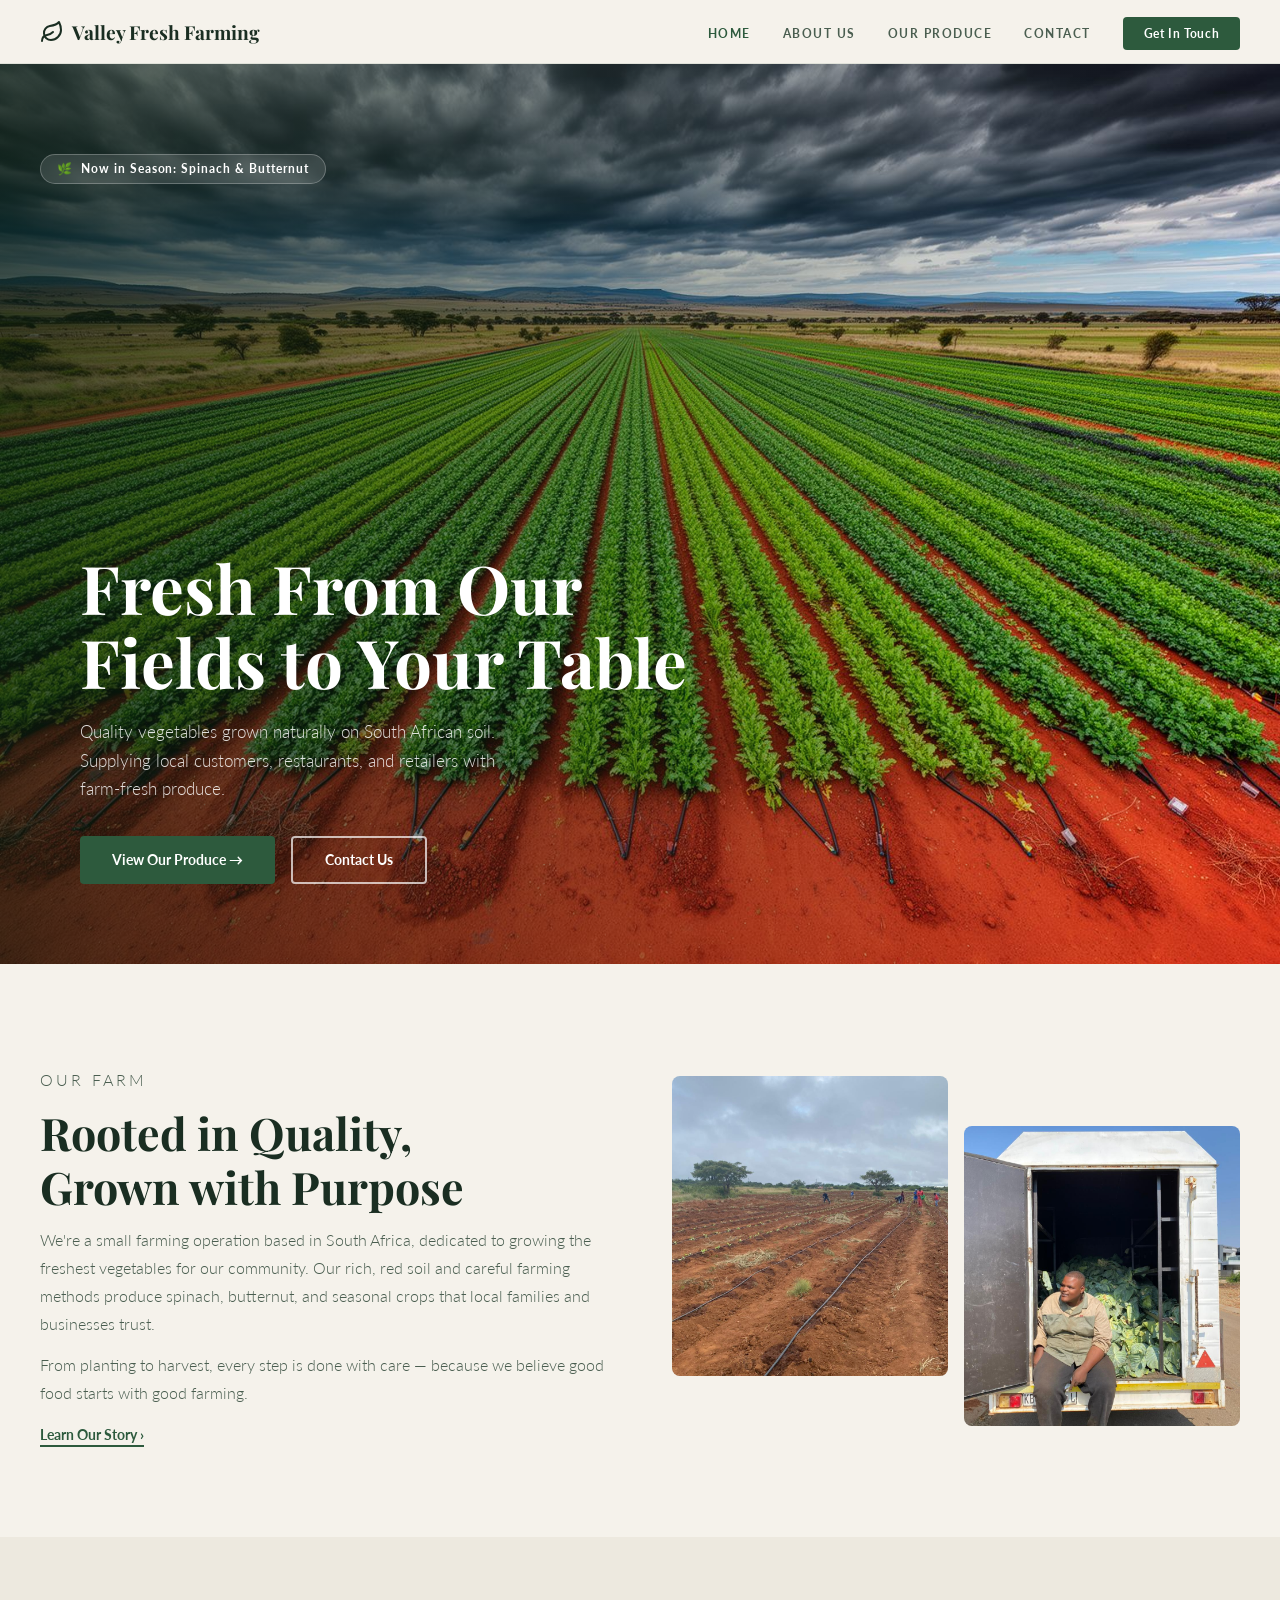
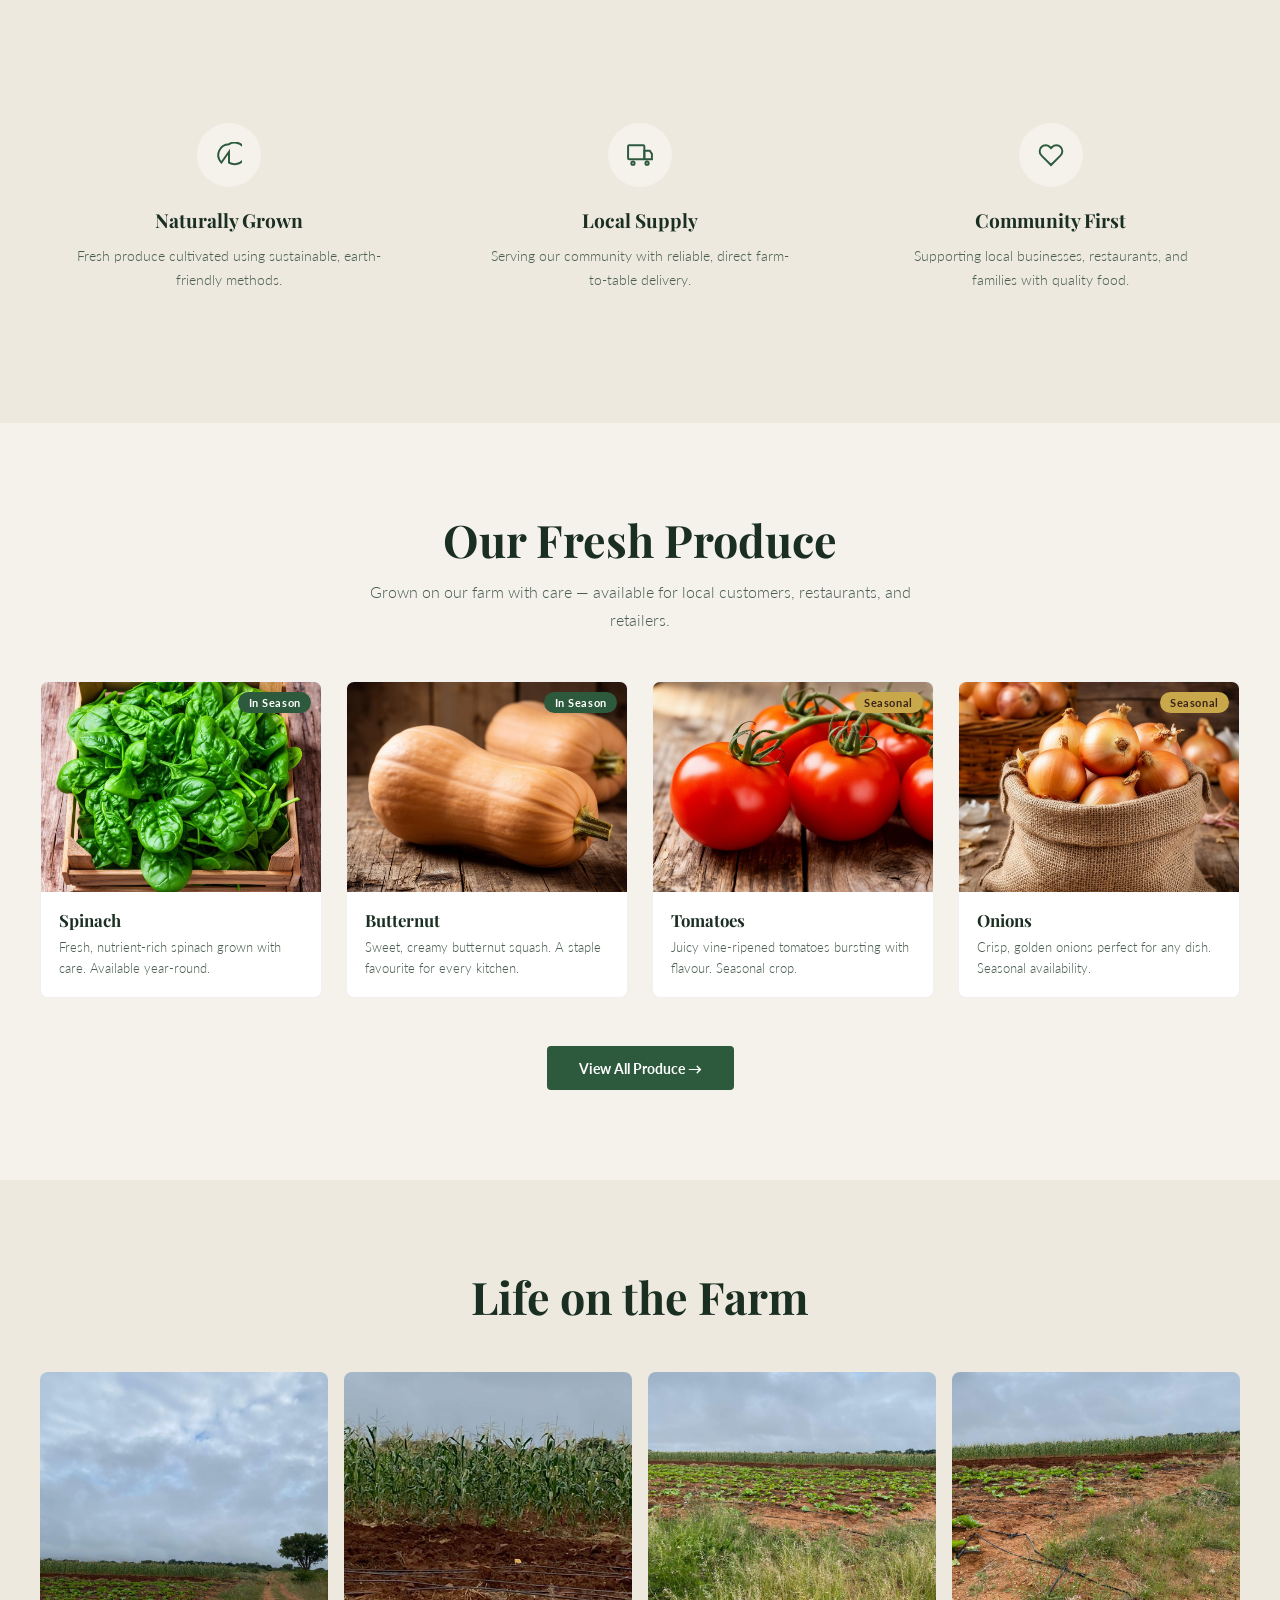
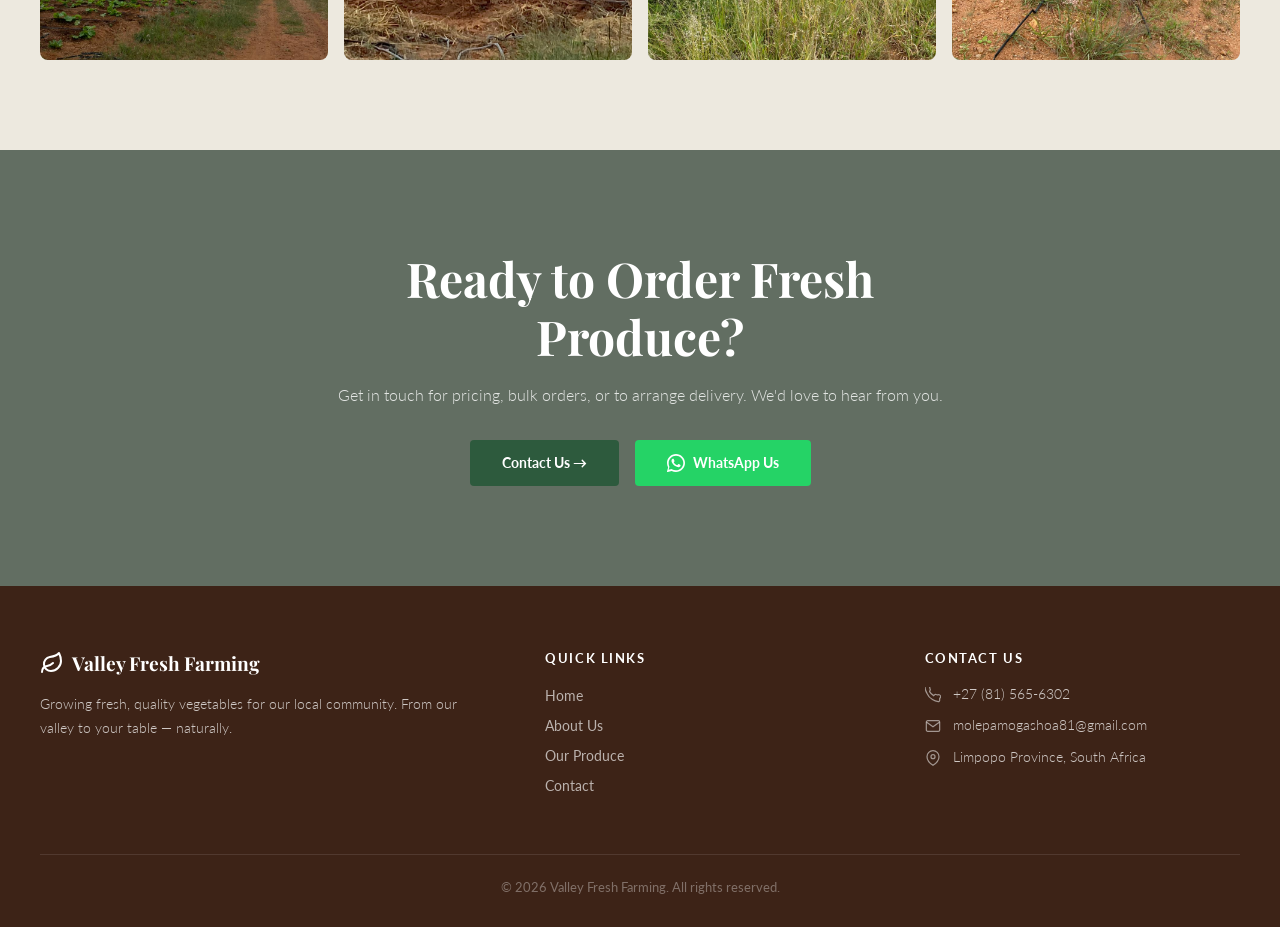
<file: index.html>
<!doctype html>
<html lang="en">
  <head>
    <meta charset="UTF-8" />
    <meta name="viewport" content="width=device-width, initial-scale=1.0" />
    <title>Valley Fresh Farming – Fresh From Our Fields to Your Table</title>
    <link rel="preconnect" href="https://fonts.googleapis.com" />
    <link rel="preconnect" href="https://fonts.gstatic.com" crossorigin />
    <link
      href="https://fonts.googleapis.com/css2?family=Playfair+Display:ital,wght@0,600;0,700;1,600&family=Lato:wght@300;400;700&display=swap"
      rel="stylesheet"
    />
    <link rel="shortcut icon" href="/assets/fav.png" type="image/x-icon">
    <link rel="stylesheet" href="style.css" />
  </head>
  <body>
    <nav id="navbar">
      <a href="#" class="nav-logo" onclick="showPage('home')">
        <svg
          xmlns="http://www.w3.org/2000/svg"
          width="24"
          height="24"
          viewBox="0 0 24 24"
          fill="none"
          stroke="currentColor"
          stroke-width="2"
          stroke-linecap="round"
          stroke-linejoin="round"
          class="lucide lucide-leaf h-7 w-7 text-primary"
        >
          <path
            d="M11 20A7 7 0 0 1 9.8 6.1C15.5 5 17 4.48 19 2c1 2 2 4.18 2 8 0 5.5-4.78 10-10 10Z"
          ></path>
          <path d="M2 21c0-3 1.85-5.36 5.08-6C9.5 14.52 12 13 13 12"></path>
        </svg>
        Valley Fresh Farming
      </a>
      <ul class="nav-links" id="navLinks">
        <li>
          <a href="#" onclick="showPage('home')" id="nav-home" class="active"
            >Home</a
          >
        </li>
        <li>
          <a href="about.html" onclick="showPage('about')" id="nav-about">About Us</a>
        </li>
        <li>
          <a href="#" onclick="alert('Coming soon!')" id="nav-produce"
            >Our Produce</a
          >
        </li>
        <li>
          <a href="contact.html" onclick="showPage('contact')" id="nav-contact"
            >Contact</a
          >
        </li>
        <li>
          <a href="#" class="nav-cta" onclick="showPage('about')"
            >Get In Touch</a
          >
        </li>
      </ul>
      <button class="nav-hamburger" id="hamburger" aria-label="Menu">
        <span></span><span></span><span></span>
      </button>
    </nav>

    <!-- ============ HOME PAGE ============ -->
<div class="page active" id="page-home">

  <!-- Hero -->
  <section class="hero">
    <div class="hero-bg" id="heroBg"></div>
    <div class="hero-overlay"></div>
    <div class="hero-badge">Now in Season: Spinach &amp; Butternut</div>
    <div class="hero-content">
      <h1>Fresh From Our<br>Fields to Your Table</h1>
      <p>Quality vegetables grown naturally on South African soil. Supplying local customers, restaurants, and retailers with farm-fresh produce.</p>
      <div class="hero-btns">
        <a href="#" class="btn-primary" onclick="alert('Coming soon!')">View Our Produce →</a>
        <a href="#" class="btn-outline" onclick="alert('Coming soon!')">Contact Us</a>
      </div>
    </div>
  </section>

   <!-- Intro -->
  <section class="intro-section">
    <div class="intro-inner">
      <div class="intro-text reveal">
        <p class="section-label">Our Farm</p>
        <h2 class="section-title">Rooted in Quality,<br>Grown with Purpose</h2>
        <p>We're a small farming operation based in South Africa, dedicated to growing the freshest vegetables for our community. Our rich, red soil and careful farming methods produce spinach, butternut, and seasonal crops that local families and businesses trust.</p>
        <p>From planting to harvest, every step is done with care — because we believe good food starts with good farming.</p>
        <a href="#" class="learn-link" onclick="showPage('about')">Learn Our Story ›</a>
      </div>
      <div class="intro-images reveal">
        <div class="intro-img">
          <img src="/assets/farm-fields.jpeg" alt="Farm fields"/>
        </div>
        <div class="intro-img">
          <img src="/assets/farm-harvest.jpeg" alt="Farm harvest"/>
        </div>
  </section>

   <!-- Values -->
  <section class="values-section">
    <div class="values-inner">
      <div class="values-grid">
        <div class="value-card reveal">
          <div class="value-icon">
            <svg viewBox="0 0 24 24" fill="none" stroke="currentColor" stroke-width="1.8"><path d="M12 2a10 10 0 00-7 17l7-10v10a10 10 0 100-17z"/></svg>
          </div>
          <h3>Naturally Grown</h3>
          <p>Fresh produce cultivated using sustainable, earth-friendly methods.</p>
        </div>
        <div class="value-card reveal">
          <div class="value-icon">
            <svg viewBox="0 0 24 24" fill="none" stroke="currentColor" stroke-width="1.8"><rect x="1" y="3" width="15" height="13" rx="1"/><path d="M16 8h5l2 3v5h-7V8zM5.5 21a1.5 1.5 0 100-3 1.5 1.5 0 000 3zM18.5 21a1.5 1.5 0 100-3 1.5 1.5 0 000 3z"/></svg>
          </div>
          <h3>Local Supply</h3>
          <p>Serving our community with reliable, direct farm-to-table delivery.</p>
        </div>
        <div class="value-card reveal">
          <div class="value-icon">
            <svg viewBox="0 0 24 24" fill="none" stroke="currentColor" stroke-width="1.8"><path d="M20.84 4.61a5.5 5.5 0 00-7.78 0L12 5.67l-1.06-1.06a5.5 5.5 0 00-7.78 7.78l1.06 1.06L12 21.23l7.78-7.78 1.06-1.06a5.5 5.5 0 000-7.78z"/></svg>
          </div>
          <h3>Community First</h3>
          <p>Supporting local businesses, restaurants, and families with quality food.</p>
        </div>
      </div>
    </div>
  </section>

  <!-- Produce Preview -->
  <section class="produce-section">
    <div class="produce-inner">
      <div class="produce-header reveal">
        <h2 class="section-title">Our Fresh Produce</h2>
        <p class="section-subtitle">Grown on our farm with care — available for local customers, restaurants, and retailers.</p>
      </div>
      <div class="produce-grid">
        <div class="produce-card reveal">
          <div class="produce-img">
            <img src="/assets/spinach-product.jpg" alt="Spinach"/>
            <span class="produce-badge badge-season">In Season</span>
          </div>
          <div class="produce-info">
            <h3>Spinach</h3>
            <p>Fresh, nutrient-rich spinach grown with care. Available year-round.</p>
          </div>
        </div>
        <div class="produce-card reveal">
          <div class="produce-img">
            <img src="/assets/butternut-product.jpg" alt="Butternut"/>
            <span class="produce-badge badge-season">In Season</span>
          </div>
          <div class="produce-info">
            <h3>Butternut</h3>
            <p>Sweet, creamy butternut squash. A staple favourite for every kitchen.</p>
          </div>
        </div>
        <div class="produce-card reveal">
          <div class="produce-img">
            <img src="/assets/tomatoes-product.jpg" alt="Tomatoes"/>
            <span class="produce-badge badge-seasonal">Seasonal</span>
          </div>
          <div class="produce-info">
            <h3>Tomatoes</h3>
            <p>Juicy vine-ripened tomatoes bursting with flavour. Seasonal crop.</p>
          </div>
        </div>
        <div class="produce-card reveal">
          <div class="produce-img">
            <img src="/assets/onions-product.jpg" alt="Onions"/>
            <span class="produce-badge badge-seasonal">Seasonal</span>
          </div>
          <div class="produce-info">
            <h3>Onions</h3>
            <p>Crisp, golden onions perfect for any dish. Seasonal availability.</p>
          </div>
        </div>
      </div>
      <div class="produce-cta reveal">
        <a href="#" class="btn-primary" onclick="alert('Coming soon!')">View All Produce →</a>
      </div>
    </div>
  </section>

   <!-- Gallery -->
  <section class="gallery-section">
    <div class="gallery-inner">
      <div class="gallery-header reveal">
        <h2 class="section-title">Life on the Farm</h2>
      </div>
      <div class="gallery-grid">
        <div class="gallery-item reveal"><img src="/assets/gallery1.jpeg" alt="Farm path"/></div>
        <div class="gallery-item reveal"><img src="/assets/gallery2.jpeg" alt="Maize field"/></div>
        <div class="gallery-item reveal"><img src="/assets/gallery3.jpeg" alt="Crop rows"/></div>
        <div class="gallery-item reveal"><img src="/assets/gallery4.jpeg" alt="Irrigation"/></div>
      </div>
    </div>
  </section>

   <!-- CTA -->
  <section class="cta-section">
    <div class="cta-overlay"></div>
    <div class="cta-content reveal">
      <h2>Ready to Order Fresh Produce?</h2>
      <p>Get in touch for pricing, bulk orders, or to arrange delivery. We'd love to hear from you.</p>
      <div class="cta-btns">
        <a href="contact.html" class="btn-primary" onclick="showPage('contact')">Contact Us →</a>
        <a href="https://wa.me/27815656302" class="btn-whatsapp">
          <svg width="18" height="18" viewBox="0 0 24 24" fill="currentColor"><path d="M17.472 14.382c-.297-.149-1.758-.867-2.03-.967-.273-.099-.471-.148-.67.15-.197.297-.767.966-.94 1.164-.173.199-.347.223-.644.075-.297-.15-1.255-.463-2.39-1.475-.883-.788-1.48-1.761-1.653-2.059-.173-.297-.018-.458.13-.606.134-.133.298-.347.446-.52.149-.174.198-.298.298-.497.099-.198.05-.371-.025-.52-.075-.149-.669-1.612-.916-2.207-.242-.579-.487-.5-.669-.51-.173-.008-.371-.01-.57-.01-.198 0-.52.074-.792.372-.272.297-1.04 1.016-1.04 2.479 0 1.462 1.065 2.875 1.213 3.074.149.198 2.096 3.2 5.077 4.487.709.306 1.262.489 1.694.625.712.227 1.36.195 1.871.118.571-.085 1.758-.719 2.006-1.413.248-.694.248-1.289.173-1.413-.074-.124-.272-.198-.57-.347z"/><path d="M12 0C5.373 0 0 5.373 0 12c0 2.123.555 4.116 1.526 5.849L.057 23.057a.75.75 0 00.916.916l5.207-1.469A11.94 11.94 0 0012 24c6.627 0 12-5.373 12-12S18.627 0 12 0zm0 21.75c-1.992 0-3.849-.571-5.42-1.557l-.388-.243-4.022 1.135 1.135-4.022-.243-.388A9.718 9.718 0 012.25 12C2.25 6.615 6.615 2.25 12 2.25S21.75 6.615 21.75 12 17.385 21.75 12 21.75z"/></svg>
          WhatsApp Us
        </a>
      </div>
    </div>
  </section>

</div>

  <!-- ============ FOOTER ============ -->
<footer>
  <div class="footer-inner">
    <div class="footer-brand">
      <a href="#" class="nav-logo" onclick="showPage('home')">
        <svg
          xmlns="http://www.w3.org/2000/svg"
          width="24"
          height="24"
          viewBox="0 0 24 24"
          fill="none"
          stroke="currentColor"
          stroke-width="2"
          stroke-linecap="round"
          stroke-linejoin="round"
          class="lucide lucide-leaf h-7 w-7 text-primary"
        >
          <path
            d="M11 20A7 7 0 0 1 9.8 6.1C15.5 5 17 4.48 19 2c1 2 2 4.18 2 8 0 5.5-4.78 10-10 10Z"
          ></path>
          <path d="M2 21c0-3 1.85-5.36 5.08-6C9.5 14.52 12 13 13 12"></path>
        </svg>
        Valley Fresh Farming
      </a>
      <p>Growing fresh, quality vegetables for our local community. From our valley to your table — naturally.</p>
    </div>
    <div class="footer-col">
      <h4>Quick Links</h4>
      <ul>
        <li><a href="#" onclick="showPage('home')">Home</a></li>
        <li><a href="#" onclick="showPage('about')">About Us</a></li>
        <li><a href="#" onclick="alert('Coming soon!')">Our Produce</a></li>
        <li><a href="#" onclick="alert('Coming soon!')">Contact</a></li>
      </ul>
    </div>
    <div class="footer-col">
      <h4>Contact Us</h4>
      <div class="footer-contact-item">
        <svg viewBox="0 0 24 24" fill="none" stroke="currentColor" stroke-width="1.8"><path d="M22 16.92v3a2 2 0 01-2.18 2 19.79 19.79 0 01-8.63-3.07A19.5 19.5 0 013.07 9.62 19.79 19.79 0 01.07 1a2 2 0 012-2.18h3a2 2 0 012 1.72c.127.96.361 1.903.7 2.81a2 2 0 01-.45 2.11L6.91 6.91a16 16 0 006.06 6.06l1.27-1.27a2 2 0 012.11-.45c.907.339 1.85.573 2.81.7A2 2 0 0122 16.92z"/></svg>
        +27 (81) 565-6302
      </div>
      <div class="footer-contact-item">
        <svg viewBox="0 0 24 24" fill="none" stroke="currentColor" stroke-width="1.8"><path d="M4 4h16c1.1 0 2 .9 2 2v12c0 1.1-.9 2-2 2H4c-1.1 0-2-.9-2-2V6c0-1.1.9-2 2-2z"/><polyline points="22,6 12,13 2,6"/></svg>
        molepamogashoa81@gmail.com
      </div>
      <div class="footer-contact-item">
        <svg viewBox="0 0 24 24" fill="none" stroke="currentColor" stroke-width="1.8"><path d="M21 10c0 7-9 13-9 13s-9-6-9-13a9 9 0 0118 0z"/><circle cx="12" cy="10" r="3"/></svg>
        Limpopo Province, South Africa
      </div>
    </div>
  </div>
  <div class="footer-bottom">© 2026 Valley Fresh Farming. All rights reserved.</div>
</footer>

    <script src="script.js"></script>
  </body>
</html>
</file>
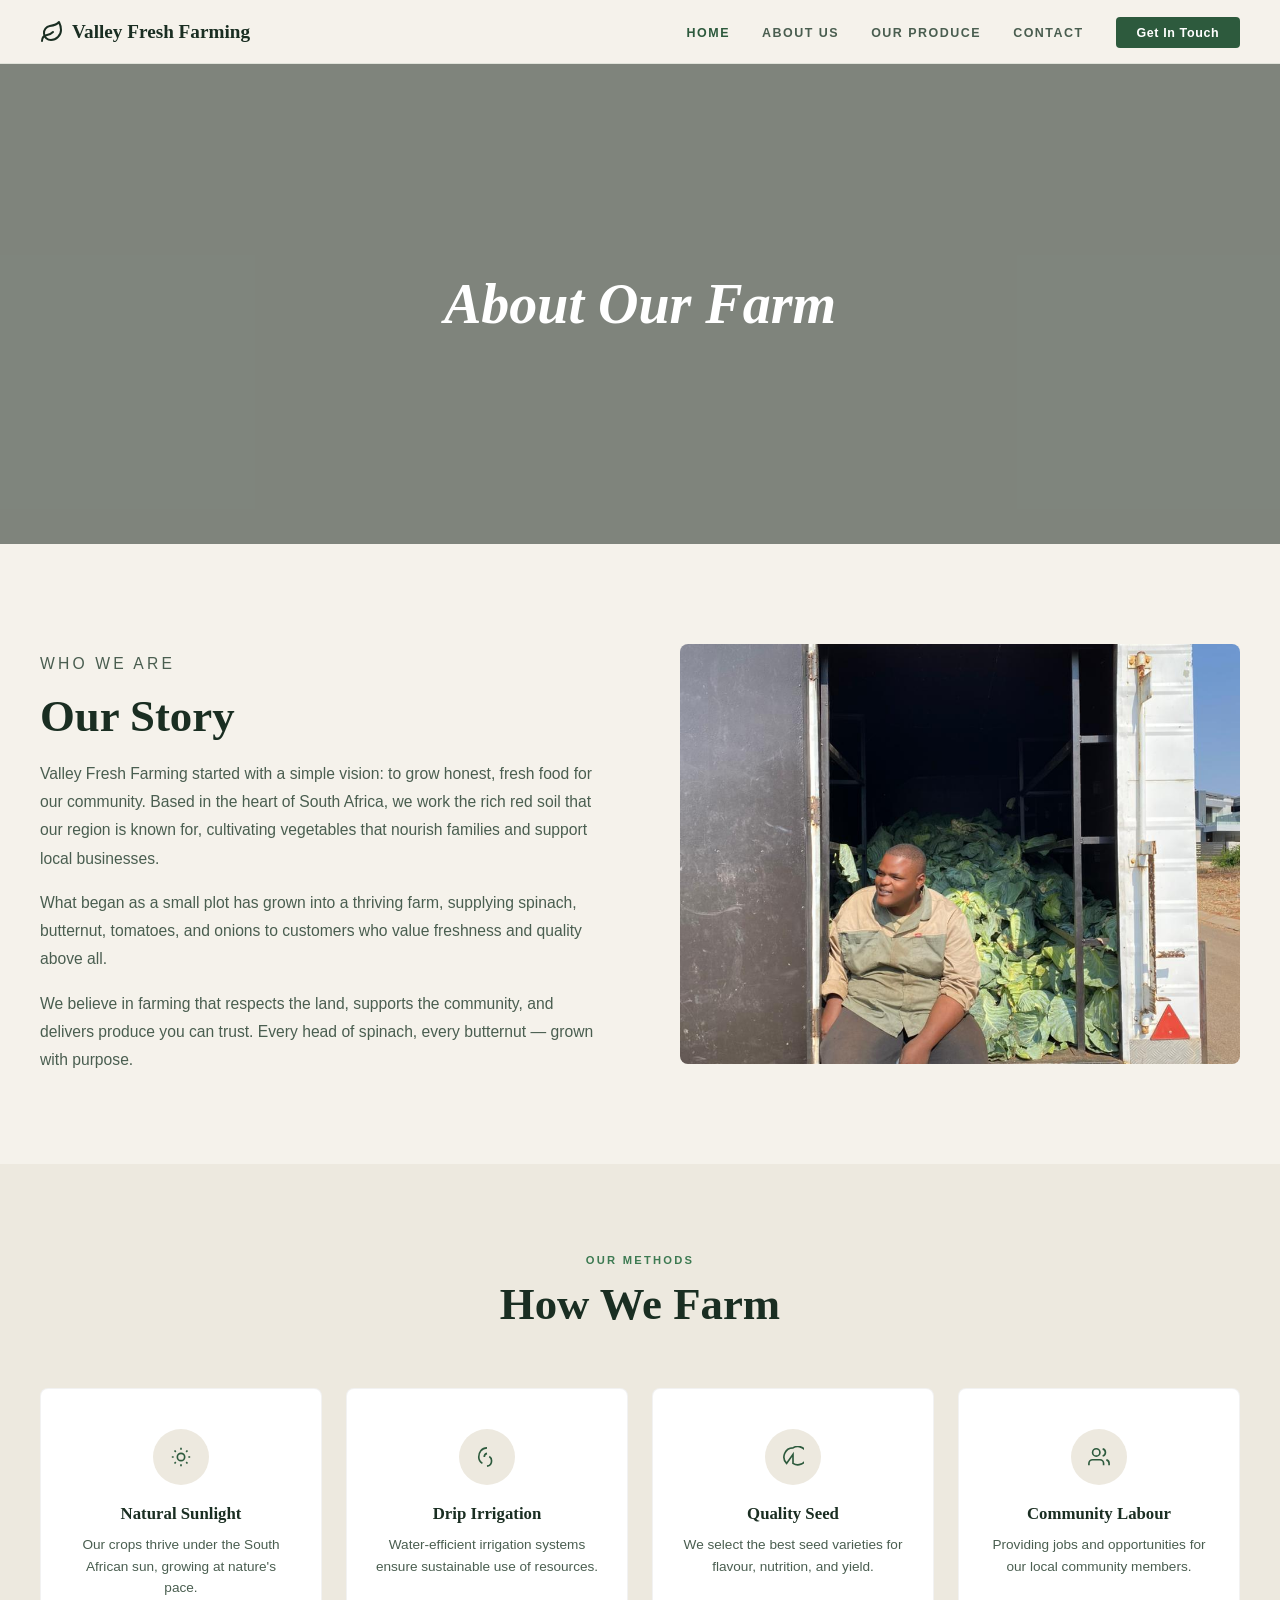
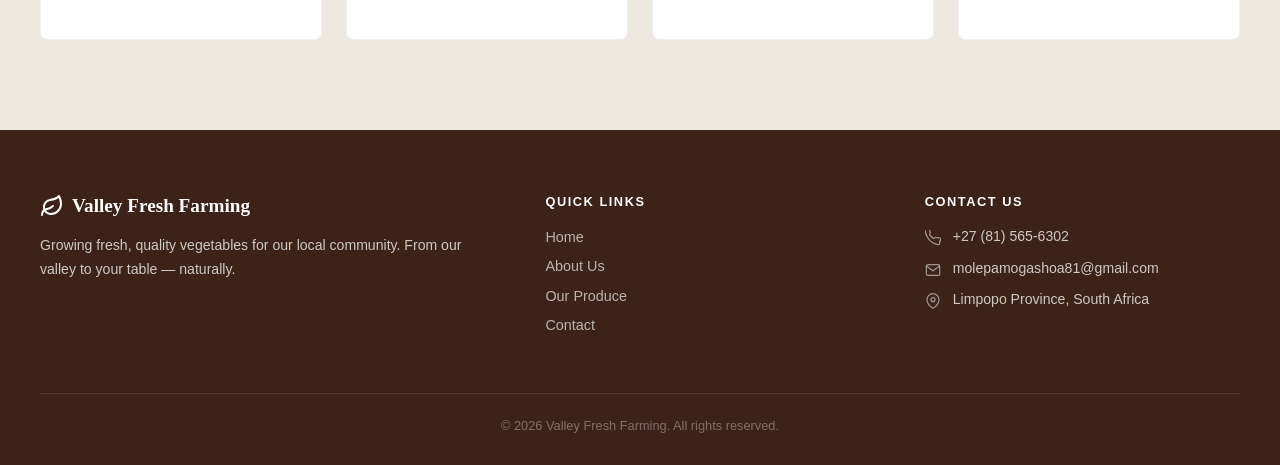
<file: about.html>
<!DOCTYPE html>
<html lang="en">
<head>
    <meta charset="UTF-8">
    <meta name="viewport" content="width=device-width, initial-scale=1.0">
    <title>Valley Fresh Farming – Fresh From Our Fields to Your Table</title>
    <link rel="stylesheet" href="style.css">
</head>
<body>
    <nav id="navbar">
      <a href="#" class="nav-logo" onclick="showPage('home')">
        <svg
          xmlns="http://www.w3.org/2000/svg"
          width="24"
          height="24"
          viewBox="0 0 24 24"
          fill="none"
          stroke="currentColor"
          stroke-width="2"
          stroke-linecap="round"
          stroke-linejoin="round"
          class="lucide lucide-leaf h-7 w-7 text-primary"
        >
          <path
            d="M11 20A7 7 0 0 1 9.8 6.1C15.5 5 17 4.48 19 2c1 2 2 4.18 2 8 0 5.5-4.78 10-10 10Z"
          ></path>
          <path d="M2 21c0-3 1.85-5.36 5.08-6C9.5 14.52 12 13 13 12"></path>
        </svg>
        Valley Fresh Farming
      </a>
      <ul class="nav-links" id="navLinks">
        <li>
          <a href="index.html" onclick="showPage('home')" id="nav-home" class="active"
            >Home</a
          >
        </li>
        <li>
          <a href="about.html" onclick="showPage('about')" id="nav-about">About Us</a>
        </li>
        <li>
          <a href="#" onclick="alert('Coming soon!')" id="nav-produce"
            >Our Produce</a
          >
        </li>
        <li>
          <a href="contact.html" onclick="alert('Coming soon!')" id="nav-contact"
            >Contact</a
          >
        </li>
        <li>
          <a href="#" class="nav-cta" onclick="showPage('about')"
            >Get In Touch</a
          >
        </li>
      </ul>
      <button class="nav-hamburger" id="hamburger" aria-label="Menu">
        <span></span><span></span><span></span>
      </button>
    </nav>
    <div class="page" id="page-about">
       <!-- Page Hero -->
  <div class="page-hero">
    <div class="page-hero-bg"></div>
    <div class="page-hero-overlay"></div>
    <div class="page-hero-content">
      <h1>About Our Farm</h1>
    </div> 
    </div>

     <!-- Our Story -->
  <section class="story-section">
    <div class="story-inner">
      <div class="story-text reveal">
        <p class="section-label">Who We Are</p>
        <h2 class="section-title">Our Story</h2>
        <p>Valley Fresh Farming started with a simple vision: to grow honest, fresh food for our community. Based in the heart of South Africa, we work the rich red soil that our region is known for, cultivating vegetables that nourish families and support local businesses.</p>
        <p>What began as a small plot has grown into a thriving farm, supplying spinach, butternut, tomatoes, and onions to customers who value freshness and quality above all.</p>
        <p>We believe in farming that respects the land, supports the community, and delivers produce you can trust. Every head of spinach, every butternut — grown with purpose.</p>
      </div>
      <div class="story-img reveal">
        <img src="/assets/farm-harvest.jpeg" alt="Farmer with produce"/>
      </div>
    </div>
  </section>

  <!-- How We Farm -->
  <section class="farm-methods">
    <div class="farm-inner">
      <div class="reveal">
        <p class="section-label">Our Methods</p>
        <h2 class="section-title">How We Farm</h2>
      </div>
      <div class="farm-grid">
        <div class="farm-card reveal">
          <div class="farm-icon">
            <svg viewBox="0 0 24 24" fill="none" stroke="currentColor" stroke-width="1.8"><circle cx="12" cy="12" r="4"/><path d="M12 2v2M12 20v2M2 12h2M20 12h2M4.93 4.93l1.41 1.41M17.66 17.66l1.41 1.41M4.93 19.07l1.41-1.41M17.66 6.34l1.41-1.41"/></svg>
          </div>
          <h3>Natural Sunlight</h3>
          <p>Our crops thrive under the South African sun, growing at nature's pace.</p>
        </div>
        <div class="farm-card reveal">
          <div class="farm-icon">
            <svg viewBox="0 0 24 24" fill="none" stroke="currentColor" stroke-width="1.8"><path d="M12 2C6 2 3 7 3 12c0 3 1.5 5.5 4 7"/><path d="M12 22c3-.5 5-3 5-6 0-2-1-3.5-2.5-4.5"/><path d="M9 12c0-2 1-3.5 3-4"/></svg>
          </div>
          <h3>Drip Irrigation</h3>
          <p>Water-efficient irrigation systems ensure sustainable use of resources.</p>
        </div>
        <div class="farm-card reveal">
          <div class="farm-icon">
            <svg viewBox="0 0 24 24" fill="none" stroke="currentColor" stroke-width="1.8"><path d="M12 2a10 10 0 00-7 17l7-10v10a10 10 0 100-17z"/></svg>
          </div>
          <h3>Quality Seed</h3>
          <p>We select the best seed varieties for flavour, nutrition, and yield.</p>
        </div>
        <div class="farm-card reveal">
          <div class="farm-icon">
            <svg viewBox="0 0 24 24" fill="none" stroke="currentColor" stroke-width="1.8"><path d="M17 21v-2a4 4 0 00-4-4H5a4 4 0 00-4 4v2"/><circle cx="9" cy="7" r="4"/><path d="M23 21v-2a4 4 0 00-3-3.87M16 3.13a4 4 0 010 7.75"/></svg>
          </div>
          <h3>Community Labour</h3>
          <p>Providing jobs and opportunities for our local community members.</p>
        </div>
      </div>
    </div>
  </section>

    <!-- ============ FOOTER ============ -->
<footer>
  <div class="footer-inner">
    <div class="footer-brand">
      <a href="#" class="nav-logo" onclick="showPage('home')">
        <svg
          xmlns="http://www.w3.org/2000/svg"
          width="24"
          height="24"
          viewBox="0 0 24 24"
          fill="none"
          stroke="currentColor"
          stroke-width="2"
          stroke-linecap="round"
          stroke-linejoin="round"
          class="lucide lucide-leaf h-7 w-7 text-primary"
        >
          <path
            d="M11 20A7 7 0 0 1 9.8 6.1C15.5 5 17 4.48 19 2c1 2 2 4.18 2 8 0 5.5-4.78 10-10 10Z"
          ></path>
          <path d="M2 21c0-3 1.85-5.36 5.08-6C9.5 14.52 12 13 13 12"></path>
        </svg>
        Valley Fresh Farming
      </a>
      <p>Growing fresh, quality vegetables for our local community. From our valley to your table — naturally.</p>
    </div>
    <div class="footer-col">
      <h4>Quick Links</h4>
      <ul>
        <li><a href="#" onclick="showPage('home')">Home</a></li>
        <li><a href="#" onclick="showPage('about')">About Us</a></li>
        <li><a href="#" onclick="alert('Coming soon!')">Our Produce</a></li>
        <li><a href="#" onclick="alert('Coming soon!')">Contact</a></li>
      </ul>
    </div>
    <div class="footer-col">
      <h4>Contact Us</h4>
      <div class="footer-contact-item">
        <svg viewBox="0 0 24 24" fill="none" stroke="currentColor" stroke-width="1.8"><path d="M22 16.92v3a2 2 0 01-2.18 2 19.79 19.79 0 01-8.63-3.07A19.5 19.5 0 013.07 9.62 19.79 19.79 0 01.07 1a2 2 0 012-2.18h3a2 2 0 012 1.72c.127.96.361 1.903.7 2.81a2 2 0 01-.45 2.11L6.91 6.91a16 16 0 006.06 6.06l1.27-1.27a2 2 0 012.11-.45c.907.339 1.85.573 2.81.7A2 2 0 0122 16.92z"/></svg>
        +27 (81) 565-6302
      </div>
      <div class="footer-contact-item">
        <svg viewBox="0 0 24 24" fill="none" stroke="currentColor" stroke-width="1.8"><path d="M4 4h16c1.1 0 2 .9 2 2v12c0 1.1-.9 2-2 2H4c-1.1 0-2-.9-2-2V6c0-1.1.9-2 2-2z"/><polyline points="22,6 12,13 2,6"/></svg>
        molepamogashoa81@gmail.com
      </div>
      <div class="footer-contact-item">
        <svg viewBox="0 0 24 24" fill="none" stroke="currentColor" stroke-width="1.8"><path d="M21 10c0 7-9 13-9 13s-9-6-9-13a9 9 0 0118 0z"/><circle cx="12" cy="10" r="3"/></svg>
        Limpopo Province, South Africa
      </div>
    </div>
  </div>
  <div class="footer-bottom">© 2026 Valley Fresh Farming. All rights reserved.</div>
</footer>

    <script src="script.js"></script>
</body>
</html>
</file>
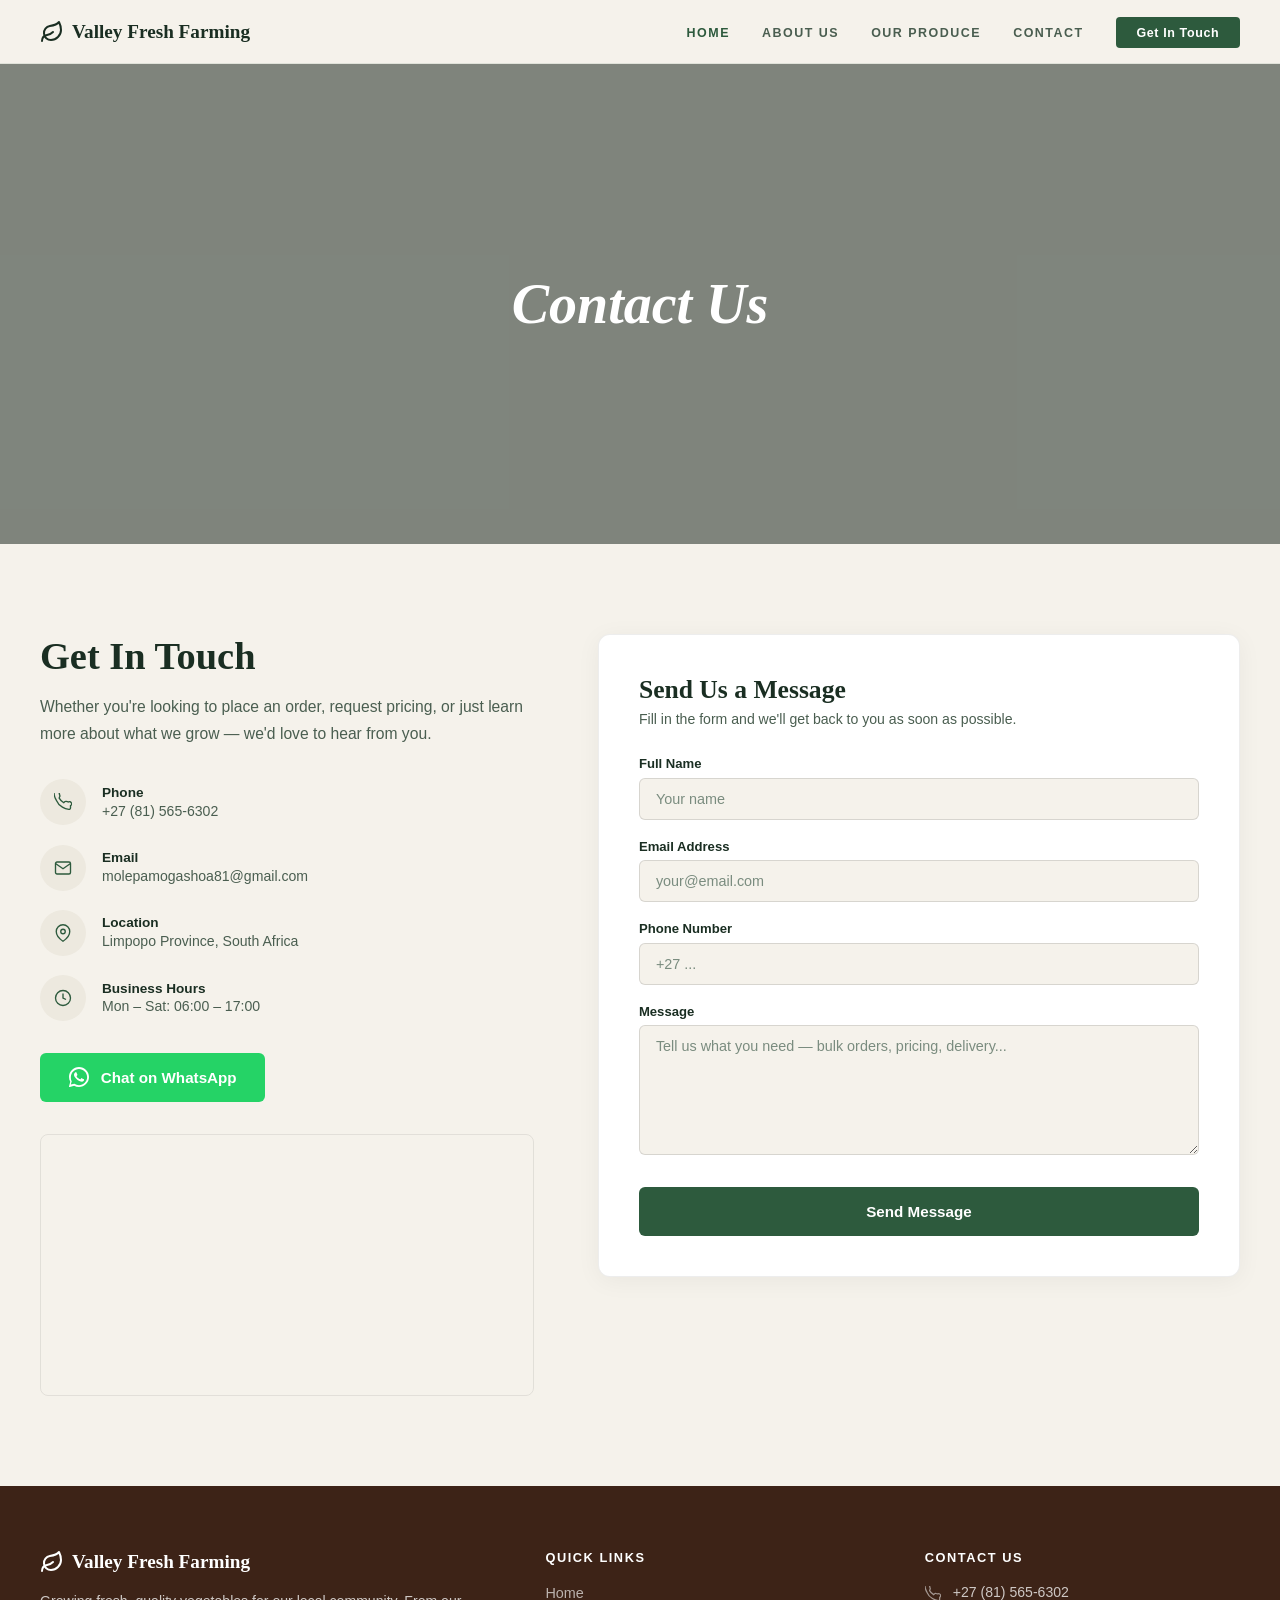
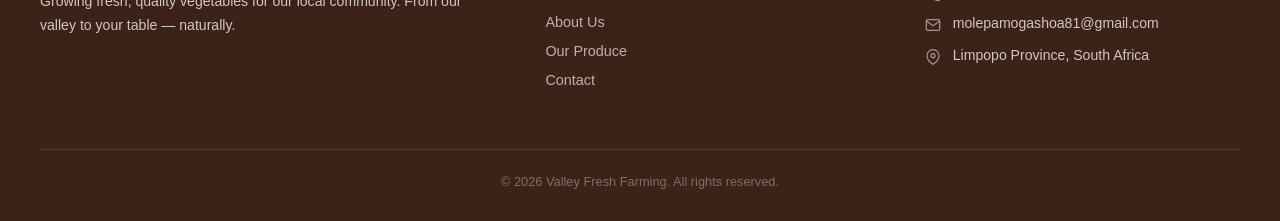
<file: contact.html>
<!doctype html>
<html lang="en">
  <head>
    <meta charset="UTF-8" />
    <meta name="viewport" content="width=device-width, initial-scale=1.0" />
    <title>Valley Fresh Farming – Fresh From Our Fields to Your Table</title>
    <link rel="stylesheet" href="style.css">
  </head>
  <body>
    <nav id="navbar">
      <a href="#" class="nav-logo" onclick="showPage('home')">
        <svg
          xmlns="http://www.w3.org/2000/svg"
          width="24"
          height="24"
          viewBox="0 0 24 24"
          fill="none"
          stroke="currentColor"
          stroke-width="2"
          stroke-linecap="round"
          stroke-linejoin="round"
          class="lucide lucide-leaf h-7 w-7 text-primary"
        >
          <path
            d="M11 20A7 7 0 0 1 9.8 6.1C15.5 5 17 4.48 19 2c1 2 2 4.18 2 8 0 5.5-4.78 10-10 10Z"
          ></path>
          <path d="M2 21c0-3 1.85-5.36 5.08-6C9.5 14.52 12 13 13 12"></path>
        </svg>
        Valley Fresh Farming
      </a>
      <ul class="nav-links" id="navLinks">
        <li>
          <a href="index.html" onclick="showPage('home')" id="nav-home" class="active"
            >Home</a
          >
        </li>
        <li>
          <a href="about.html" onclick="showPage('about')" id="nav-about">About Us</a>
        </li>
        <li>
          <a href="#" onclick="alert('Coming soon!')" id="nav-produce"
            >Our Produce</a
          >
        </li>
        <li>
          <a href="contact.html" onclick="showPage('contact')" id="nav-contact"
            >Contact</a
          >
        </li>
        <li>
          <a href="contact.html" class="nav-cta" onclick="showPage('contact')"
            >Get In Touch</a
          >
        </li>
      </ul>
      <button class="nav-hamburger" id="hamburger" aria-label="Menu">
        <span></span><span></span><span></span>
      </button>
    </nav>
    
<!-- ============ CONTACT PAGE ============ -->
<div class="page" id="page-contact">

  <!-- Page Hero -->
  <div class="page-hero">
    <div class="page-hero-bg"></div>
    <div class="page-hero-overlay"></div>
    <div class="page-hero-content">
      <h1>Contact Us</h1>
    </div>
  </div>

  <!-- Contact Section -->
  <section class="contact-section">
    <div class="contact-inner">

      <!-- Left: Info -->
      <div class="contact-info">
        <h2>Get In Touch</h2>
        <p>Whether you're looking to place an order, request pricing, or just learn more about what we grow — we'd love to hear from you.</p>

        <div class="contact-details">
          <div class="contact-detail-item">
            <div class="contact-detail-icon">
              <svg viewBox="0 0 24 24" fill="none" stroke="currentColor" stroke-width="1.8"><path d="M22 16.92v3a2 2 0 01-2.18 2 19.79 19.79 0 01-8.63-3.07A19.5 19.5 0 013.07 9.62 19.79 19.79 0 01.07 1a2 2 0 012-2.18h3a2 2 0 012 1.72c.127.96.361 1.903.7 2.81a2 2 0 01-.45 2.11L6.91 6.91a16 16 0 006.06 6.06l1.27-1.27a2 2 0 012.11-.45c.907.339 1.85.573 2.81.7A2 2 0 0122 16.92z"/></svg>
            </div>
            <div class="contact-detail-text">
              <strong>Phone</strong>
              <span>+27 (81) 565-6302</span>
            </div>
          </div>
          <div class="contact-detail-item">
            <div class="contact-detail-icon">
              <svg viewBox="0 0 24 24" fill="none" stroke="currentColor" stroke-width="1.8"><path d="M4 4h16c1.1 0 2 .9 2 2v12c0 1.1-.9 2-2 2H4c-1.1 0-2-.9-2-2V6c0-1.1.9-2 2-2z"/><polyline points="22,6 12,13 2,6"/></svg>
            </div>
            <div class="contact-detail-text">
              <strong>Email</strong>
              <span>molepamogashoa81@gmail.com</span>
            </div>
          </div>
          <div class="contact-detail-item">
            <div class="contact-detail-icon">
              <svg viewBox="0 0 24 24" fill="none" stroke="currentColor" stroke-width="1.8"><path d="M21 10c0 7-9 13-9 13s-9-6-9-13a9 9 0 0118 0z"/><circle cx="12" cy="10" r="3"/></svg>
            </div>
            <div class="contact-detail-text">
              <strong>Location</strong>
              <span>Limpopo Province, South Africa</span>
            </div>
          </div>
          <div class="contact-detail-item">
            <div class="contact-detail-icon">
              <svg viewBox="0 0 24 24" fill="none" stroke="currentColor" stroke-width="1.8"><circle cx="12" cy="12" r="10"/><polyline points="12 6 12 12 16 14"/></svg>
            </div>
            <div class="contact-detail-text">
              <strong>Business Hours</strong>
              <span>Mon – Sat: 06:00 – 17:00</span>
            </div>
          </div>
        </div>

         <a href="https://wa.me/27815656302" class="btn-whatsapp-large">
          <svg viewBox="0 0 24 24" fill="currentColor"><path d="M17.472 14.382c-.297-.149-1.758-.867-2.03-.967-.273-.099-.471-.148-.67.15-.197.297-.767.966-.94 1.164-.173.199-.347.223-.644.075-.297-.15-1.255-.463-2.39-1.475-.883-.788-1.48-1.761-1.653-2.059-.173-.297-.018-.458.13-.606.134-.133.298-.347.446-.52.149-.174.198-.298.298-.497.099-.198.05-.371-.025-.52-.075-.149-.669-1.612-.916-2.207-.242-.579-.487-.5-.669-.51-.173-.008-.371-.01-.57-.01-.198 0-.52.074-.792.372-.272.297-1.04 1.016-1.04 2.479 0 1.462 1.065 2.875 1.213 3.074.149.198 2.096 3.2 5.077 4.487.709.306 1.262.489 1.694.625.712.227 1.36.195 1.871.118.571-.085 1.758-.719 2.006-1.413.248-.694.248-1.289.173-1.413-.074-.124-.272-.198-.57-.347z"/><path d="M12 0C5.373 0 0 5.373 0 12c0 2.123.555 4.116 1.526 5.849L.057 23.057a.75.75 0 00.916.916l5.207-1.469A11.94 11.94 0 0012 24c6.627 0 12-5.373 12-12S18.627 0 12 0zm0 21.75c-1.992 0-3.849-.571-5.42-1.557l-.388-.243-4.022 1.135 1.135-4.022-.243-.388A9.718 9.718 0 012.25 12C2.25 6.615 6.615 2.25 12 2.25S21.75 6.615 21.75 12 17.385 21.75 12 21.75z"/></svg>
          Chat on WhatsApp
        </a>

        <div class="contact-map">
          <iframe
            src="https://www.google.com/maps/embed?pb=!1m18!1m12!1m3!1d1921889.4!2d29.4!3d-23.9!2m3!1f0!2f0!3f0!3m2!1i1024!2i768!4f13.1!3m3!1m2!1s0x1ec6788d9c0cedb1%3A0xf2db11f87ef69c02!2sLimpopo%2C%20South%20Africa!5e0!3m2!1sen!2sza!4v1"
            allowfullscreen="" loading="lazy" referrerpolicy="no-referrer-when-downgrade">
          </iframe>
        </div>
      </div>

      <!-- Right: Form -->
      <div class="contact-form-card">
        <h3>Send Us a Message</h3>
        <p>Fill in the form and we'll get back to you as soon as possible.</p>
        <div class="form-group">
          <label>Full Name</label>
          <input type="text" placeholder="Your name"/>
        </div>
        <div class="form-group">
          <label>Email Address</label>
          <input type="email" placeholder="your@email.com"/>
        </div>
        <div class="form-group">
          <label>Phone Number</label>
          <input type="tel" placeholder="+27 ..."/>
        </div>
        <div class="form-group">
          <label>Message</label>
          <textarea placeholder="Tell us what you need — bulk orders, pricing, delivery..."></textarea>
        </div>
        <button class="form-submit">Send Message</button>
      </div>

    </div>
  </section>

</div>
    
    <!-- ============ FOOTER ============ -->
    <footer>
      <div class="footer-inner">
        <div class="footer-brand">
          <a href="#" class="nav-logo" onclick="showPage('home')">
            <svg
              xmlns="http://www.w3.org/2000/svg"
              width="24"
              height="24"
              viewBox="0 0 24 24"
              fill="none"
              stroke="currentColor"
              stroke-width="2"
              stroke-linecap="round"
              stroke-linejoin="round"
              class="lucide lucide-leaf h-7 w-7 text-primary"
            >
              <path
                d="M11 20A7 7 0 0 1 9.8 6.1C15.5 5 17 4.48 19 2c1 2 2 4.18 2 8 0 5.5-4.78 10-10 10Z"
              ></path>
              <path d="M2 21c0-3 1.85-5.36 5.08-6C9.5 14.52 12 13 13 12"></path>
            </svg>
            Valley Fresh Farming
          </a>
          <p>
            Growing fresh, quality vegetables for our local community. From our
            valley to your table — naturally.
          </p>
        </div>
        <div class="footer-col">
          <h4>Quick Links</h4>
          <ul>
            <li><a href="#" onclick="showPage('home')">Home</a></li>
            <li><a href="#" onclick="showPage('about')">About Us</a></li>
            <li><a href="#" onclick="alert('Coming soon!')">Our Produce</a></li>
            <li><a href="#" onclick="alert('Coming soon!')">Contact</a></li>
          </ul>
        </div>
        <div class="footer-col">
          <h4>Contact Us</h4>
          <div class="footer-contact-item">
            <svg
              viewBox="0 0 24 24"
              fill="none"
              stroke="currentColor"
              stroke-width="1.8"
            >
              <path
                d="M22 16.92v3a2 2 0 01-2.18 2 19.79 19.79 0 01-8.63-3.07A19.5 19.5 0 013.07 9.62 19.79 19.79 0 01.07 1a2 2 0 012-2.18h3a2 2 0 012 1.72c.127.96.361 1.903.7 2.81a2 2 0 01-.45 2.11L6.91 6.91a16 16 0 006.06 6.06l1.27-1.27a2 2 0 012.11-.45c.907.339 1.85.573 2.81.7A2 2 0 0122 16.92z"
              />
            </svg>
            +27 (81) 565-6302
          </div>
          <div class="footer-contact-item">
            <svg
              viewBox="0 0 24 24"
              fill="none"
              stroke="currentColor"
              stroke-width="1.8"
            >
              <path
                d="M4 4h16c1.1 0 2 .9 2 2v12c0 1.1-.9 2-2 2H4c-1.1 0-2-.9-2-2V6c0-1.1.9-2 2-2z"
              />
              <polyline points="22,6 12,13 2,6" />
            </svg>
            molepamogashoa81@gmail.com
          </div>
          <div class="footer-contact-item">
            <svg
              viewBox="0 0 24 24"
              fill="none"
              stroke="currentColor"
              stroke-width="1.8"
            >
              <path d="M21 10c0 7-9 13-9 13s-9-6-9-13a9 9 0 0118 0z" />
              <circle cx="12" cy="10" r="3" />
            </svg>
            Limpopo Province, South Africa
          </div>
        </div>
      </div>
      <div class="footer-bottom">
        © 2026 Valley Fresh Farming. All rights reserved.
      </div>
    </footer>

    <script src="script.js"></script>
  </body>
</html>
</file>
<file: style.css>
:root {
  --green-dark: #2d5a3d;
  --green-mid: #3d7a52;
  --green-light: #5a9e6f;
  --cream: #f5f2eb;
  --cream-dark: #ede9df;
  --brown-dark: #3d2317;
  --brown-mid: #5c3825;
  --text-dark: #1a2e22;
  --text-mid: #4a5e50;
  --text-light: #7a8c7f;
  --white: #ffffff;
  --gold: #c8a84b;
  --gold-light: #e8c87a;
}

*,
*::before,
*::after {
  box-sizing: border-box;
  margin: 0;
  padding: 0;
}
html {
  scroll-behavior: smooth;
}
body {
  font-family: "Lato", sans-serif;
  background: var(--cream);
  color: var(--text-dark);
  overflow-x: hidden;
}

/* ============ NAV ============ */
nav {
  position: fixed;
  top: 0;
  left: 0;
  right: 0;
  z-index: 1000;
  background: rgba(245, 242, 235, 0.97);
  backdrop-filter: blur(8px);
  border-bottom: 1px solid rgba(45, 90, 61, 0.1);
  padding: 0 2.5rem;
  height: 64px;
  display: flex;
  align-items: center;
  justify-content: space-between;
  transition: box-shadow 0.3s;
}
nav.scrolled {
  box-shadow: 0 2px 20px rgba(0, 0, 0, 0.08);
}

.nav-logo {
  display: flex;
  align-items: center;
  gap: 0.5rem;
  text-decoration: none;
  font-family: "Playfair Display", serif;
  font-size: 1.2rem;
  color: var(--text-dark);
  font-weight: 700;
}
.nav-logo .leaf-icon {
  width: 28px;
  height: 28px;
  color: var(--green-dark);
}

.nav-links {
  display: flex;
  align-items: center;
  gap: 2rem;
  list-style: none;
}
.nav-links a {
  text-decoration: none;
  font-size: 0.78rem;
  font-weight: 700;
  letter-spacing: 0.12em;
  text-transform: uppercase;
  color: var(--text-mid);
  transition: color 0.2s;
}
.nav-links a:hover,
.nav-links a.active {
  color: var(--green-dark);
}

.nav-cta {
  background: var(--green-dark);
  color: var(--white) !important;
  padding: 0.55rem 1.3rem;
  border-radius: 4px;
  font-size: 0.78rem !important;
  font-weight: 700 !important;
  letter-spacing: 0.05em !important;
  text-transform: none !important;
  transition: background 0.2s !important;
}
.nav-cta:hover {
  background: var(--green-mid) !important;
}

.nav-hamburger {
  display: none;
  flex-direction: column;
  gap: 5px;
  cursor: pointer;
  background: none;
  border: none;
  padding: 4px;
}
.nav-hamburger span {
  width: 22px;
  height: 2px;
  background: var(--text-dark);
  border-radius: 2px;
  display: block;
  transition: all 0.3s;
}

@media (max-width: 768px) {
  .nav-links {
    display: none;
    position: absolute;
    top: 64px;
    left: 0;
    right: 0;
    background: var(--cream);
    flex-direction: column;
    padding: 1.5rem 2rem 2rem;
    gap: 1.2rem;
    border-bottom: 1px solid rgba(0, 0, 0, 0.06);
  }
  .nav-links.open {
    display: flex;
  }
  .nav-hamburger {
    display: flex;
  }
}

/* ============ HERO ============ */
.hero {
  position: relative;
  height: 100vh;
  min-height: 600px;
  display: flex;
  align-items: flex-end;
  padding-bottom: 80px;
  overflow: hidden;
  margin-top: 64px;
}
.hero-bg {
  position: absolute;
  inset: 0;
  background: url("/assets/hero-farm.jpg") center/cover no-repeat;
  transform: scale(1.05);
  transition: transform 8s ease-out;
}
.hero-bg.loaded {
  transform: scale(1);
}
.hero-overlay {
  position: absolute;
  inset: 0;
  background: linear-gradient(
    to right,
    rgba(10, 30, 15, 0.72) 0%,
    rgba(10, 30, 15, 0.3) 60%,
    transparent 100%
  );
}
.hero-badge {
  position: absolute;
  top: 90px;
  left: 2.5rem;
  background: rgba(255, 255, 255, 0.12);
  backdrop-filter: blur(4px);
  border: 1px solid rgba(255, 255, 255, 0.25);
  color: #fff;
  font-size: 0.75rem;
  font-weight: 700;
  letter-spacing: 0.08em;
  padding: 0.4rem 1rem;
  border-radius: 50px;
  display: flex;
  align-items: center;
  gap: 0.5rem;
}
.hero-badge::before {
  content: "🌿";
}

.hero-content {
  position: relative;
  z-index: 1;
  padding: 0 2.5rem;
  max-width: 700px;
  animation: fadeUp 1s ease both;
}
.hero-content h1 {
  font-family: "Playfair Display", serif;
  font-size: clamp(2.6rem, 5.5vw, 4.2rem);
  line-height: 1.1;
  color: #fff;
  margin-bottom: 1.2rem;
  font-weight: 700;
}
.hero-content p {
  color: rgba(255, 255, 255, 0.85);
  font-size: 1.05rem;
  line-height: 1.7;
  max-width: 440px;
  margin-bottom: 2rem;
  font-weight: 300;
}
.hero-btns {
  display: flex;
  gap: 1rem;
  flex-wrap: wrap;
}

/* ============ BUTTONS ============ */
.btn-primary {
  background: var(--green-dark);
  color: #fff;
  padding: 0.85rem 2rem;
  border-radius: 4px;
  text-decoration: none;
  font-weight: 700;
  font-size: 0.9rem;
  display: inline-flex;
  align-items: center;
  gap: 0.5rem;
  transition:
    background 0.2s,
    transform 0.2s;
}
.btn-primary:hover {
  background: var(--green-mid);
  transform: translateY(-1px);
}

.btn-outline {
  background: transparent;
  color: #fff;
  padding: 0.85rem 2rem;
  border-radius: 4px;
  text-decoration: none;
  font-weight: 700;
  font-size: 0.9rem;
  border: 2px solid rgba(255, 255, 255, 0.7);
  transition:
    background 0.2s,
    border-color 0.2s;
}
.btn-outline:hover {
  background: rgba(255, 255, 255, 0.1);
  border-color: #fff;
}

.btn-whatsapp {
  background: #25d366;
  color: #fff;
  padding: 0.85rem 2rem;
  border-radius: 4px;
  text-decoration: none;
  font-weight: 700;
  font-size: 0.9rem;
  display: inline-flex;
  align-items: center;
  gap: 0.5rem;
  transition:
    background 0.2s,
    transform 0.2s;
}
.btn-whatsapp:hover {
  background: #1ebe59;
  transform: translateY(-1px);
}

/* ===== SECTION GENERAL ===== */

section {
  padding: 90px 2.5rem;
}

.section-label {
  font-size: 0.7rem;
  font-weight: 700;
  letter-spacing: 0.2em;
  text-transform: uppercase;
  color: var(--green-mid);
  margin-bottom: 0.75rem;
}

.section-title {
  font-family: "Playfair Display", serif;
  font-size: clamp(1.8rem, 3.5vw, 2.8rem);
  color: var(--text-dark);
  line-height: 1.2;
}
.section-subtitle {
  font-size: 1rem;
  color: var(--text-mid);
  line-height: 1.7;
  max-width: 560px;
  margin-top: 0.75rem;
  font-weight: 300;
}

/* ===== ANIMATIONS ===== */

@keyframes fadeUp {
  from {
    opacity: 0;
    transform: translateY(30px);
  }
  to {
    opacity: 1;
    transform: translateY(0);
  }
}
@keyframes pageFade {
  from {
    opacity: 0;
  }
  to {
    opacity: 1;
  }
}
.reveal {
  opacity: 0;
  transform: translateY(28px);
  transition:
    opacity 0.7s ease,
    transform 0.7s ease;
}
.reveal.visible {
  opacity: 1;
  transform: translateY(0);
}

.intro-section {
  background: var(--cream);
}
.intro-inner {
  max-width: 1200px;
  margin: 0 auto;
  display: grid;
  grid-template-columns: 1fr 1fr;
  gap: 4rem;
  align-items: center;
}
.intro-text p {
  color: var(--text-mid);
  line-height: 1.8;
  margin-top: 0.75rem;
  font-weight: 300;
  font-size: 0.98rem;
}
.learn-link {
  display: inline-flex;
  align-items: center;
  gap: 0.4rem;
  color: var(--green-dark);
  font-weight: 700;
  text-decoration: none;
  font-size: 0.9rem;
  margin-top: 1.2rem;
  border-bottom: 2px solid var(--green-dark);
  padding-bottom: 2px;
  transition: gap 0.2s;
}
.learn-link:hover {
  gap: 0.7rem;
}

.intro-images {
  display: grid;
  grid-template-columns: 1fr 1fr;
  gap: 1rem;
  align-items: start;
}
.intro-img {
  border-radius: 8px;
  overflow: hidden;
}
.intro-img img {
  width: 100%;
  height: 100%;
  object-fit: cover;
  display: block;
  transition: transform 0.5s;
}
.intro-img:hover img {
  transform: scale(1.04);
}
.intro-img:first-child {
  height: 300px;
}
.intro-img:last-child {
  height: 300px;
  margin-top: 50px;
}

@media (max-width: 900px) {
  .intro-inner {
    grid-template-columns: 1fr;
    gap: 2rem;
  }
  .intro-images {
    grid-template-columns: 1fr 1fr;
  }
  .intro-img:first-child,
  .intro-img:last-child {
    height: 200px;
    margin-top: 0;
  }
}

/* ============ VALUES ============ */
.values-section {
  background: var(--cream-dark);
}
.values-inner {
  max-width: 1200px;
  margin: 0 auto;
  text-align: center;
}
.values-grid {
  display: grid;
  grid-template-columns: repeat(3, 1fr);
  gap: 2rem;
  margin-top: 3.5rem;
}
.value-card {
  padding: 2.5rem 2rem;
}
.value-icon {
  width: 64px;
  height: 64px;
  background: var(--cream);
  border-radius: 50%;
  display: flex;
  align-items: center;
  justify-content: center;
  margin: 0 auto 1.2rem;
  color: var(--green-dark);
}
.value-icon svg {
  width: 26px;
  height: 26px;
}
.value-card h3 {
  font-family: "Playfair Display", serif;
  font-size: 1.2rem;
  margin-bottom: 0.7rem;
}
.value-card p {
  color: var(--text-mid);
  font-size: 0.9rem;
  line-height: 1.7;
  font-weight: 300;
}

@media (max-width: 700px) {
  .values-grid {
    grid-template-columns: 1fr;
  }
}

/* ============ PRODUCE ============ */
.produce-section {
  background: var(--cream);
}
.produce-inner {
  max-width: 1200px;
  margin: 0 auto;
}
.produce-header {
  text-align: center;
  margin-bottom: 3rem;
}
.produce-header .section-subtitle {
  margin: 0.75rem auto 0;
}
.produce-grid {
  display: grid;
  grid-template-columns: repeat(4, 1fr);
  gap: 1.5rem;
}
.produce-card {
  background: var(--white);
  border-radius: 8px;
  overflow: hidden;
  border: 1px solid rgba(0, 0, 0, 0.06);
  transition:
    transform 0.3s,
    box-shadow 0.3s;
}
.produce-card:hover {
  transform: translateY(-4px);
  box-shadow: 0 12px 30px rgba(0, 0, 0, 0.1);
}
.produce-img {
  position: relative;
  aspect-ratio: 4/3;
  overflow: hidden;
  background: var(--cream-dark);
}
.produce-img img {
  width: 100%;
  height: 100%;
  object-fit: cover;
  display: block;
  transition: transform 0.5s;
}
.produce-card:hover .produce-img img {
  transform: scale(1.06);
}
.produce-badge {
  position: absolute;
  top: 10px;
  right: 10px;
  font-size: 0.68rem;
  font-weight: 700;
  letter-spacing: 0.05em;
  padding: 0.25rem 0.65rem;
  border-radius: 50px;
}
.badge-season {
  background: var(--green-dark);
  color: #fff;
}
.badge-seasonal {
  background: var(--gold);
  color: var(--brown-dark);
}
.produce-info {
  padding: 1.1rem;
}
.produce-info h3 {
  font-family: "Playfair Display", serif;
  font-size: 1.05rem;
  margin-bottom: 0.35rem;
}
.produce-info p {
  font-size: 0.83rem;
  color: var(--text-mid);
  line-height: 1.6;
  font-weight: 300;
}
.produce-cta {
  text-align: center;
  margin-top: 3rem;
}

@media (max-width: 900px) {
  .produce-grid {
    grid-template-columns: repeat(2, 1fr);
  }
}
@media (max-width: 500px) {
  .produce-grid {
    grid-template-columns: 1fr;
  }
}

/* ============ GALLERY ============ */
.gallery-section {
  background: var(--cream-dark);
}
.gallery-inner {
  max-width: 1200px;
  margin: 0 auto;
}
.gallery-header {
  text-align: center;
  margin-bottom: 3rem;
}
.gallery-grid {
  display: grid;
  grid-template-columns: repeat(4, 1fr);
  gap: 1rem;
}
.gallery-item {
  border-radius: 8px;
  overflow: hidden;
  aspect-ratio: 1;
  background: var(--cream);
}
.gallery-item img {
  width: 100%;
  height: 100%;
  object-fit: cover;
  display: block;
  transition: transform 0.5s;
}
.gallery-item:hover img {
  transform: scale(1.06);
}

@media (max-width: 700px) {
  .gallery-grid {
    grid-template-columns: repeat(2, 1fr);
  }
}

/* ============ CTA BANNER ============ */
.cta-section {
  position: relative;
  padding: 100px 2.5rem;
  overflow: hidden;
  text-align: center;
  background: url("https://images.unsplash.com/photo-1543591091-2478e929c2c2?w=1600&q=80")
    center/cover no-repeat;
}
.cta-overlay {
  position: absolute;
  inset: 0;
  background: rgba(20, 40, 25, 0.65);
}
.cta-content {
  position: relative;
  z-index: 1;
  max-width: 680px;
  margin: 0 auto;
}
.cta-content h2 {
  font-family: "Playfair Display", serif;
  font-size: clamp(2rem, 4vw, 3rem);
  color: #fff;
  margin-bottom: 1rem;
  line-height: 1.2;
}
.cta-content p {
  color: rgba(255, 255, 255, 0.82);
  font-size: 1rem;
  line-height: 1.7;
  font-weight: 300;
  margin-bottom: 2rem;
}
.cta-btns {
  display: flex;
  gap: 1rem;
  justify-content: center;
  flex-wrap: wrap;
}

/* ============ FOOTER ============ */
footer {
  background: var(--brown-dark);
  color: rgba(255, 255, 255, 0.75);
  padding: 64px 2.5rem 32px;
}
.footer-inner {
  max-width: 1200px;
  margin: 0 auto;
  display: grid;
  grid-template-columns: 1.4fr 1fr 1fr;
  gap: 4rem;
  padding-bottom: 3rem;
  border-bottom: 1px solid rgba(255, 255, 255, 0.1);
}
.footer-brand .nav-logo {
  color: #fff;
  margin-bottom: 1rem;
  display: flex;
}
.footer-brand p {
  font-size: 0.88rem;
  line-height: 1.7;
  font-weight: 300;
}
.footer-col h4 {
  font-size: 0.8rem;
  font-weight: 700;
  letter-spacing: 0.12em;
  text-transform: uppercase;
  color: #fff;
  margin-bottom: 1.2rem;
}
.footer-col ul {
  list-style: none;
}
.footer-col ul li {
  margin-bottom: 0.7rem;
}
.footer-col ul li a {
  text-decoration: none;
  color: rgba(255, 255, 255, 0.65);
  font-size: 0.9rem;
  transition: color 0.2s;
}
.footer-col ul li a:hover {
  color: #fff;
}
.footer-contact-item {
  display: flex;
  align-items: flex-start;
  gap: 0.75rem;
  font-size: 0.88rem;
  margin-bottom: 0.85rem;
  font-weight: 300;
}
.footer-contact-item svg {
  width: 16px;
  height: 16px;
  flex-shrink: 0;
  margin-top: 2px;
  opacity: 0.7;
}
.footer-bottom {
  max-width: 1200px;
  margin: 1.5rem auto 0;
  font-size: 0.8rem;
  text-align: center;
  color: rgba(255, 255, 255, 0.35);
}

@media (max-width: 768px) {
  .footer-inner {
    grid-template-columns: 1fr;
    gap: 2.5rem;
  }
}

/* ============ PAGE HERO (About) ============ */
.page-hero {
  height: 480px;
  position: relative;
  display: flex;
  align-items: center;
  justify-content: center;
  overflow: hidden;
  margin-top: 64px;
}
.page-hero-bg {
  position: absolute;
  inset: 0;
  background: url("https://images.unsplash.com/photo-1500382017468-9049fed747ef?w=1600&q=80")
    center/cover no-repeat;
}
.page-hero-overlay {
  position: absolute;
  inset: 0;
  background: rgba(10, 25, 15, 0.5);
}
.page-hero-content {
  position: relative;
  z-index: 1;
  text-align: center;
}
.page-hero-content h1 {
  font-family: "Playfair Display", serif;
  font-size: clamp(2.2rem, 5vw, 3.5rem);
  color: #fff;
  font-weight: 600;
  font-style: italic;
}

/* ============ ABOUT - STORY ============ */
.story-section {
  background: var(--cream);
}
.story-inner {
  max-width: 1200px;
  margin: 0 auto;
  display: grid;
  grid-template-columns: 1fr 1fr;
  gap: 5rem;
  align-items: center;
}
.story-text p {
  color: var(--text-mid);
  line-height: 1.8;
  font-weight: 300;
  font-size: 0.98rem;
  margin-top: 1rem;
}
.story-img {
  border-radius: 8px;
  overflow: hidden;
  aspect-ratio: 4/3;
}
.story-img img {
  width: 100%;
  height: 100%;
  object-fit: cover;
  display: block;
}

@media (max-width: 900px) {
  .story-inner {
    grid-template-columns: 1fr;
    gap: 2.5rem;
  }
}

/* ============ ABOUT - HOW WE FARM ============ */
.farm-methods {
  background: var(--cream-dark);
}
.farm-inner {
  max-width: 1200px;
  margin: 0 auto;
  text-align: center;
}
.farm-grid {
  display: grid;
  grid-template-columns: repeat(4, 1fr);
  gap: 1.5rem;
  margin-top: 3.5rem;
}
.farm-card {
  background: var(--white);
  border-radius: 8px;
  padding: 2.5rem 1.8rem;
  border: 1px solid rgba(0, 0, 0, 0.05);
}
.farm-icon {
  width: 56px;
  height: 56px;
  background: var(--cream-dark);
  border-radius: 50%;
  display: flex;
  align-items: center;
  justify-content: center;
  margin: 0 auto 1.2rem;
  color: var(--green-dark);
}
.farm-icon svg {
  width: 22px;
  height: 22px;
}
.farm-card h3 {
  font-family: "Playfair Display", serif;
  font-size: 1.05rem;
  margin-bottom: 0.6rem;
}
.farm-card p {
  font-size: 0.85rem;
  color: var(--text-mid);
  line-height: 1.6;
  font-weight: 300;
}

@media (max-width: 900px) {
  .farm-grid {
    grid-template-columns: repeat(2, 1fr);
  }
}
@media (max-width: 500px) {
  .farm-grid {
    grid-template-columns: 1fr;
  }
}

/* ============ CONTACT PAGE ============ */
.contact-section {
  background: var(--cream);
}
.contact-inner {
  max-width: 1200px;
  margin: 0 auto;
  display: grid;
  grid-template-columns: 1fr 1.3fr;
  gap: 4rem;
  align-items: start;
}

/* Left column */
.contact-info h2 {
  font-family: "Playfair Display", serif;
  font-size: clamp(1.8rem, 3vw, 2.4rem);
  color: var(--text-dark);
  margin-bottom: 1rem;
}
.contact-info > p {
  color: var(--text-mid);
  font-size: 0.98rem;
  line-height: 1.7;
  font-weight: 300;
  margin-bottom: 2rem;
}
.contact-details {
  display: flex;
  flex-direction: column;
  gap: 1.2rem;
  margin-bottom: 2rem;
}
.contact-detail-item {
  display: flex;
  align-items: center;
  gap: 1rem;
}
.contact-detail-icon {
  width: 46px;
  height: 46px;
  background: var(--cream-dark);
  border-radius: 50%;
  display: flex;
  align-items: center;
  justify-content: center;
  flex-shrink: 0;
  color: var(--green-dark);
}
.contact-detail-icon svg {
  width: 18px;
  height: 18px;
}
.contact-detail-text strong {
  display: block;
  font-size: 0.85rem;
  font-weight: 700;
  color: var(--text-dark);
  margin-bottom: 0.1rem;
}
.contact-detail-text span {
  font-size: 0.88rem;
  color: var(--text-mid);
  font-weight: 300;
}
.contact-map {
  border-radius: 8px;
  overflow: hidden;
  margin-top: 2rem;
  border: 1px solid rgba(0, 0, 0, 0.08);
}
.contact-map iframe {
  width: 100%;
  height: 260px;
  display: block;
  border: none;
}

/* Right column - form */
.contact-form-card {
  background: var(--white);
  border-radius: 12px;
  padding: 2.5rem;
  border: 1px solid rgba(0, 0, 0, 0.07);
  box-shadow: 0 4px 24px rgba(0, 0, 0, 0.05);
}
.contact-form-card h3 {
  font-family: "Playfair Display", serif;
  font-size: 1.6rem;
  color: var(--text-dark);
  margin-bottom: 0.4rem;
}
.contact-form-card > p {
  font-size: 0.88rem;
  color: var(--text-mid);
  font-weight: 300;
  margin-bottom: 1.8rem;
}
.form-group {
  margin-bottom: 1.2rem;
}
.form-group label {
  display: block;
  font-size: 0.82rem;
  font-weight: 700;
  color: var(--text-dark);
  margin-bottom: 0.4rem;
}
.form-group input,
.form-group textarea,
.form-group select {
  width: 100%;
  padding: 0.75rem 1rem;
  border: 1.5px solid rgba(0, 0, 0, 0.12);
  border-radius: 6px;
  font-family: "Lato", sans-serif;
  font-size: 0.9rem;
  color: var(--text-dark);
  background: var(--cream);
  transition: border-color 0.2s;
  outline: none;
}
.form-group input:focus,
.form-group textarea:focus,
.form-group select:focus {
  border-color: var(--green-dark);
  background: var(--white);
}
.form-group input::placeholder,
.form-group textarea::placeholder {
  color: var(--text-light);
}
.form-group textarea {
  resize: vertical;
  min-height: 130px;
}
.form-submit {
  width: 100%;
  padding: 1rem;
  background: var(--green-dark);
  color: #fff;
  border: none;
  border-radius: 6px;
  font-family: "Lato", sans-serif;
  font-size: 0.95rem;
  font-weight: 700;
  cursor: pointer;
  transition:
    background 0.2s,
    transform 0.2s;
  margin-top: 0.5rem;
}
.form-submit:hover {
  background: var(--green-mid);
  transform: translateY(-1px);
}

.btn-whatsapp-large {
  display: inline-flex;
  align-items: center;
  gap: 0.75rem;
  background: #25d366;
  color: #fff;
  padding: 0.9rem 1.8rem;
  border-radius: 6px;
  text-decoration: none;
  font-weight: 700;
  font-size: 0.95rem;
  transition:
    background 0.2s,
    transform 0.2s;
}
.btn-whatsapp-large:hover {
  background: #1ebe59;
  transform: translateY(-1px);
}
.btn-whatsapp-large svg {
  width: 20px;
  height: 20px;
}

@media (max-width: 900px) {
  .contact-inner {
    grid-template-columns: 1fr;
    gap: 2.5rem;
  }
}
</file>
